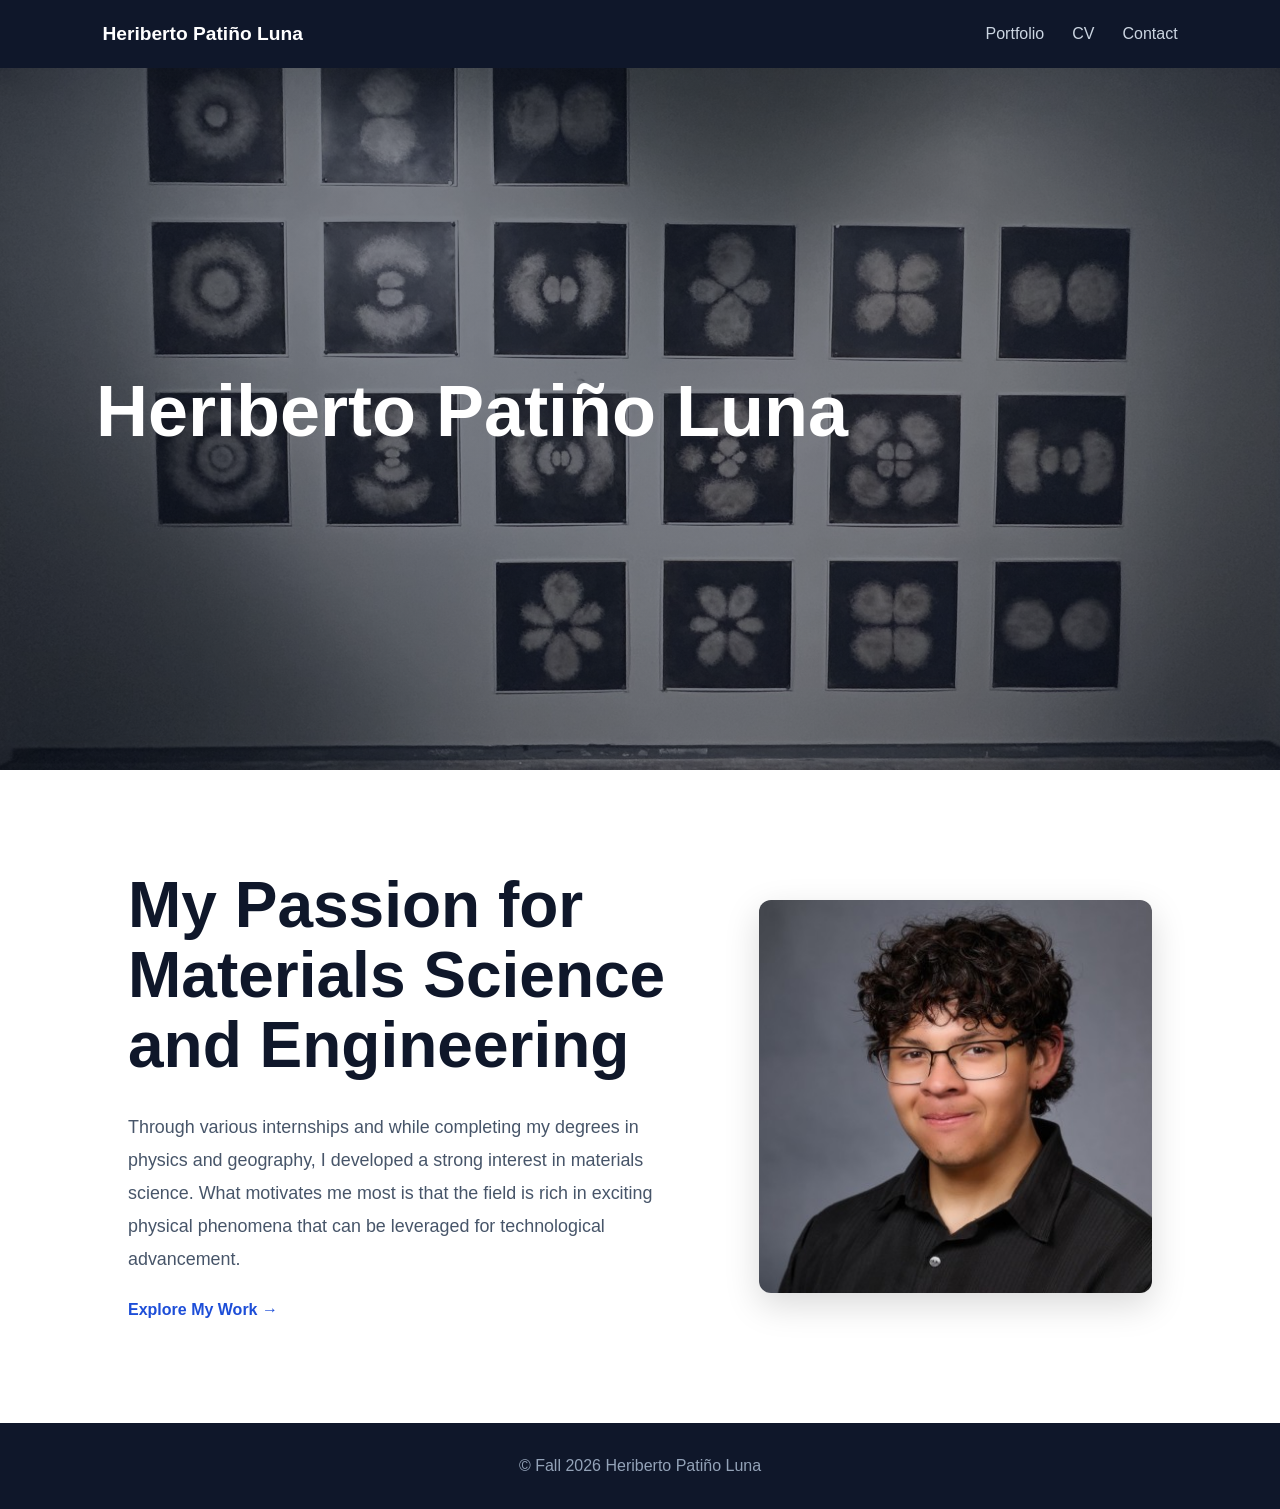
<file: index.html>
<!DOCTYPE html>
<html lang="en">

<head>

    <meta charset="UTF-8">

    <meta
        name="viewport"
        content="width=device-width, initial-scale=1.0">

    <title>Heriberto Patiño Luna | Research Portfolio</title>

    <!-- Shared website styling -->
    <link rel="stylesheet" href="style.css">


    <!-- Homepage-only styling -->
    <style>

        /* =========================
           HERO
           ========================= */

        .home-hero {

            min-height: 78vh;

            display: flex;
            flex-direction: column;
            justify-content: center;

            padding: 80px 7.5%;

            background:
                linear-gradient(
                    rgba(15, 23, 42, 0.55),
                    rgba(15, 23, 42, 0.55)
                ),
                url("image/background.jpg");

            background-size: cover;
            background-position: center center;
            background-repeat: no-repeat;

            color: white;
        }


        .home-hero h1 {

            font-size: clamp(3rem, 6vw, 4.5rem);

            line-height: 1.1;

            margin-bottom: 15px;

            color: white;
        }



        /* =========================
           ABOUT ME
           ========================= */

        .about-home {

            padding: 100px 10%;

            background: #ffffff;
        }


        .about-container {

            max-width: 1200px;

            margin: auto;

            display: grid;

            grid-template-columns: 1.4fr 1fr;

            gap: 80px;

            align-items: center;
        }


        .about-text h2 {

            font-size: clamp(2.5rem, 5vw, 4rem);

            line-height: 1.1;

            color: #0f172a;

            margin-bottom: 30px;
        }


        .about-text p {

            font-size: 1.12rem;

            line-height: 1.85;

            color: #475569;

            margin-bottom: 20px;
        }


        .about-image img {

            width: 100%;

            display: block;

            border-radius: 12px;

            box-shadow:
                0 12px 35px rgba(0, 0, 0, 0.15);
        }



        /* =========================
           MOBILE
           ========================= */

        @media (max-width: 800px) {

            .home-hero {

                min-height: 75vh;

                padding: 60px 8%;
            }


            .about-container {

                grid-template-columns: 1fr;

                gap: 40px;
            }


            .about-home {

                padding: 70px 8%;
            }

        }

    </style>

</head>



<body>


<!-- =========================
     NAVIGATION
     ========================= -->

<nav>

    <div class="name">

        <a href="index.html">
            Heriberto Patiño Luna
        </a>

    </div>


    <div class="links">

        <a href="portfolio.html">
            Portfolio
        </a>

        <a
            href="cv.pdf"
            target="_blank"
            rel="noopener noreferrer">

            CV

        </a>

        <a href="contact.html">
            Contact
        </a>

    </div>

</nav>



<!-- =========================
     HERO
     ========================= -->

<main class="home-hero">

    <h1>
        Heriberto Patiño Luna
    </h1>

</main>



<!-- =========================
     ABOUT ME
     ========================= -->

<section
    class="about-home"
    id="about">

    <div class="about-container">


        <!-- TEXT -->

        <div class="about-text">

            <h2>
                My Passion for Materials Science and Engineering
            </h2>


            <p>

                Through various internships and while completing my degrees
                in physics and geography, I developed a strong interest in
                materials science. What motivates me most is that the field
                is rich in exciting physical phenomena that can be leveraged
                for technological advancement.

            </p>


            <a
                class="project-link"
                href="portfolio.html">

                Explore My Work →

            </a>

        </div>



        <!-- IMAGE -->

        <div class="about-image">

            <img
                src="image/about.jpg"
                alt="Heriberto Patiño Luna conducting research">

        </div>


    </div>

</section>



<!-- =========================
     FOOTER
     ========================= -->

<footer>

    © Fall 2026 Heriberto Patiño Luna

</footer>


</body>

</html>
</file>
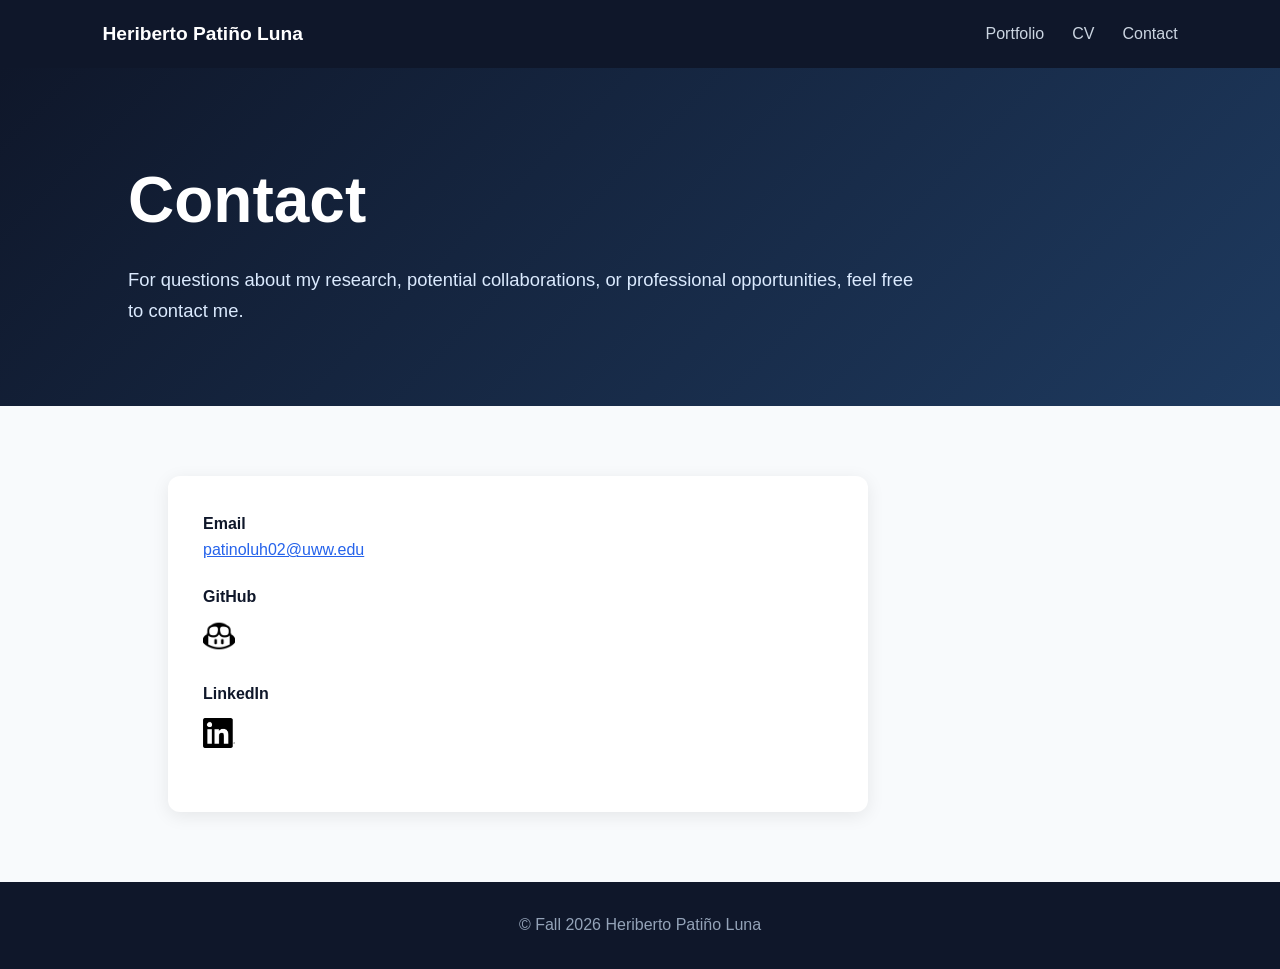
<file: contact.html>
<!DOCTYPE html>

<html lang="en">

<head>

    <meta charset="UTF-8">

    <meta
        name="viewport"
        content="width=device-width, initial-scale=1.0">

    <title>
        Contact | Heriberto Patiño Luna
    </title>

    <link
        rel="stylesheet"
        href="style.css">

</head>


<body>


<nav>

    <div class="name">

        <a href="index.html">
            Heriberto Patiño Luna
        </a>

    </div>


    <div class="links">

        <a href="portfolio.html">
            Portfolio
        </a>

        <a href="cv.pdf" target="_blank">
            CV
        </a>

        <a href="contact.html">
            Contact
        </a>

    </div>

</nav>



<header class="page-header">

    <h1>
        Contact
    </h1>

    <p>

        For questions about my research, potential collaborations,
        or professional opportunities, feel free to contact me.

    </p>

</header>



<main class="content">


    <div class="contact-box">


        <!-- EMAIL -->

        <div class="contact-item">

            <strong>
                Email
            </strong>

            <a href="mailto:patinoluh02@uww.edu">

                patinoluh02@uww.edu

            </a>

        </div>



        <!-- GITHUB -->

        <div class="contact-item">

            <strong>
                GitHub
            </strong>

            <a
                href="https://github.com/patinoluh02"
                target="_blank"
                class="social-link">

                <img
                    src="image/github.png"
                    alt="GitHub Profile"
                    class="social-icon">

            </a>

        </div>



        <!-- LINKEDIN -->

        <div class="contact-item">

            <strong>
                LinkedIn
            </strong>

            <a
                href="https://www.linkedin.com/in/heriberto-patino-luna-756b31299/"
                target="_blank"
                class="social-link">

                <img
                    src="image/linkedin.png"
                    alt="LinkedIn Profile"
                    class="social-icon">

            </a>

        </div>


    </div>


</main>



<footer>

    © Fall 2026 Heriberto Patiño Luna

</footer>


</body>

</html>
</file>
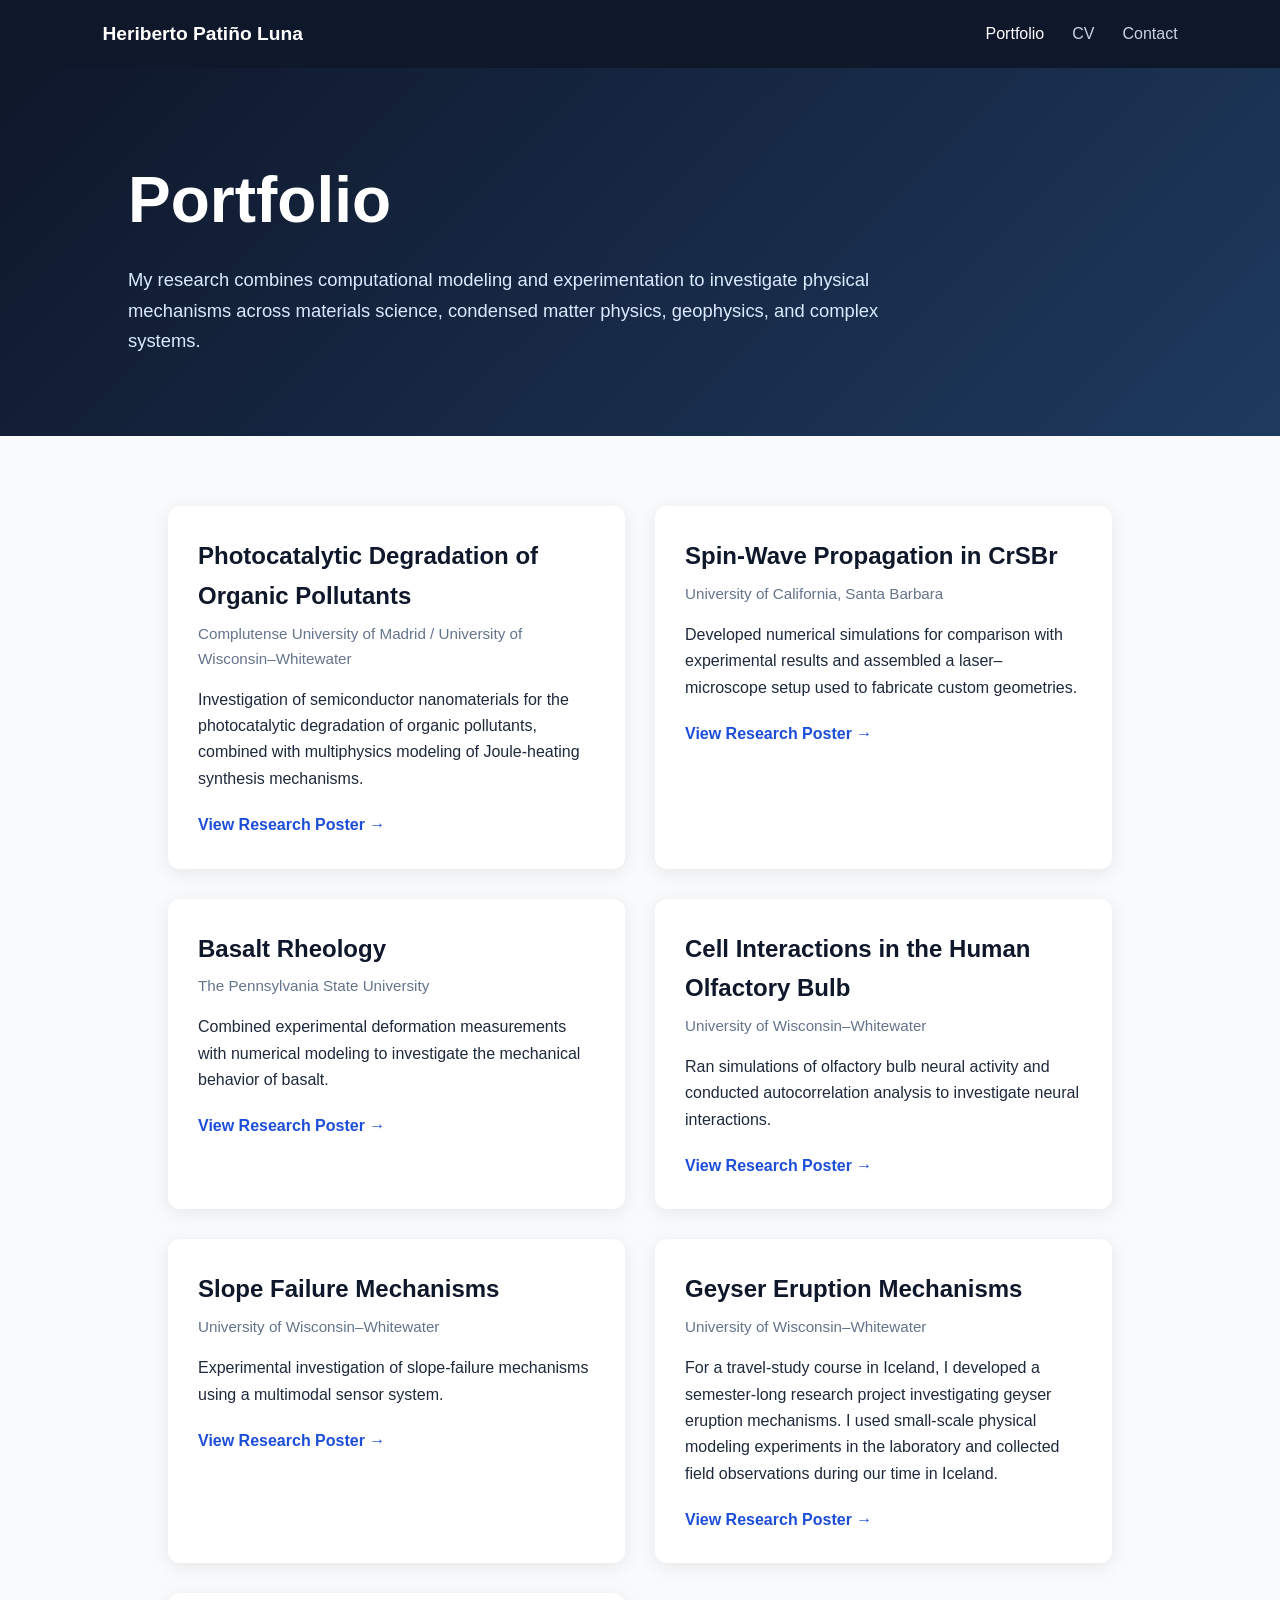
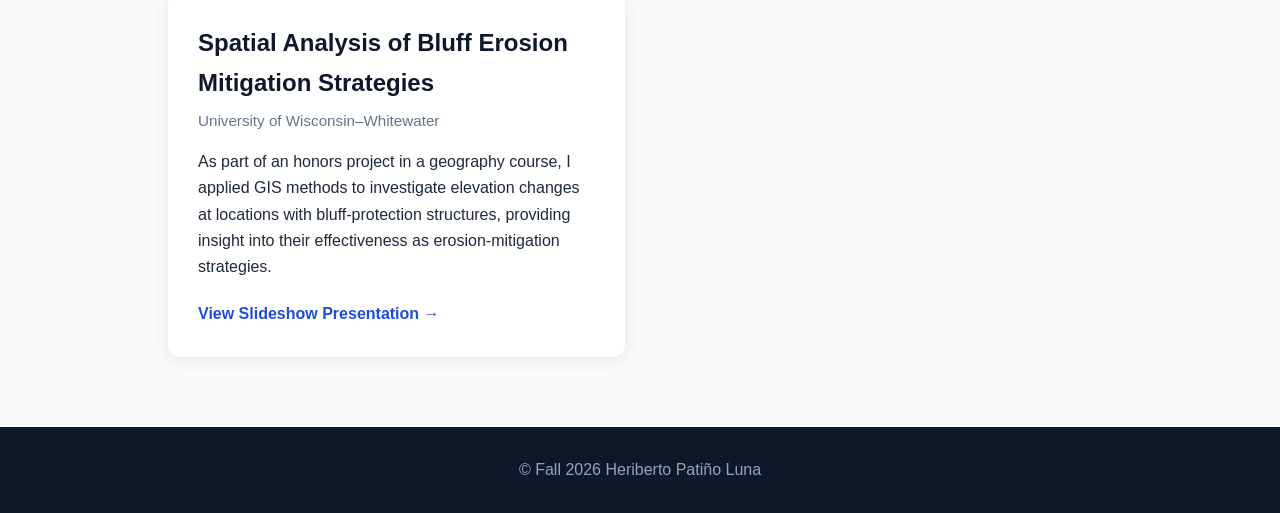
<file: portfolio.html>
<!DOCTYPE html>
<html lang="en">

<head>

    <meta charset="UTF-8">

    <meta
        name="viewport"
        content="width=device-width, initial-scale=1.0">

    <title>Portfolio | Heriberto Patiño Luna</title>

    <link rel="stylesheet" href="style.css">

</head>


<body>


<!-- =========================
     NAVIGATION
     ========================= -->

<nav>

    <div class="name">

        <a href="index.html">
            Heriberto Patiño Luna
        </a>

    </div>


    <div class="links">

        <a
            class="active"
            href="portfolio.html">
            Portfolio
        </a>

        <a
            href="cv.pdf"
            target="_blank"
            rel="noopener noreferrer">
            CV
        </a>

        <a href="contact.html">
            Contact
        </a>

    </div>

</nav>



<!-- =========================
     PAGE HEADER
     ========================= -->

<header class="page-header">

    <h1>
        Portfolio
    </h1>

    <p>
        My research combines computational modeling and experimentation
        to investigate physical mechanisms across materials science,
        condensed matter physics, geophysics, and complex systems.
    </p>

</header>



<!-- =========================
     PORTFOLIO CONTENT
     ========================= -->

<main class="content">

    <div class="projects">


        <!-- =====================
             PHOTOCATALYSIS
             ===================== -->

        <div class="card">

            <h2>
                Photocatalytic Degradation of Organic Pollutants
            </h2>


            <div class="institution">

                Complutense University of Madrid /
                University of Wisconsin–Whitewater

            </div>


            <p>

                Investigation of semiconductor nanomaterials for the
                photocatalytic degradation of organic pollutants,
                combined with multiphysics modeling of Joule-heating
                synthesis mechanisms.

            </p>


            <a
                class="project-link"
                href="posters/Photocatalysis%20Degradation%20of%20Organic%20Pollutants.pdf"
                target="_blank"
                rel="noopener noreferrer">

                View Research Poster →

            </a>

        </div>



        <!-- =====================
             SPIN WAVES
             ===================== -->

        <div class="card">

            <h2>
                Spin-Wave Propagation in CrSBr
            </h2>


            <div class="institution">

                University of California, Santa Barbara

            </div>


            <p>

                Developed numerical simulations for comparison with
                experimental results and assembled a laser–microscope
                setup used to fabricate custom geometries.

            </p>


            <a
                class="project-link"
                href="posters/Spin%20Wave%20Propagation%20in%20CrSBr.pdf"
                target="_blank"
                rel="noopener noreferrer">

                View Research Poster →

            </a>

        </div>



        <!-- =====================
             BASALT RHEOLOGY
             ===================== -->

        <div class="card">

            <h2>
                Basalt Rheology
            </h2>


            <div class="institution">

                The Pennsylvania State University

            </div>


            <p>

                Combined experimental deformation measurements with
                numerical modeling to investigate the mechanical
                behavior of basalt.

            </p>


            <a
                class="project-link"
                href="posters/Basalt%20Rheology.pdf"
                target="_blank"
                rel="noopener noreferrer">

                View Research Poster →

            </a>

        </div>



        <!-- =====================
             COMPUTATIONAL NEUROSCIENCE
             ===================== -->

        <div class="card">

            <h2>
                Cell Interactions in the Human Olfactory Bulb
            </h2>


            <div class="institution">

                University of Wisconsin–Whitewater

            </div>


            <p>

                Ran simulations of olfactory bulb neural activity
                and conducted autocorrelation analysis to investigate
                neural interactions.

            </p>


            <a
                class="project-link"
                href="posters/Olfactory.pdf"
                target="_blank"
                rel="noopener noreferrer">

                View Research Poster →

            </a>

        </div>



        <!-- =====================
             SLOPE FAILURE
             ===================== -->

        <div class="card">

            <h2>
                Slope Failure Mechanisms
            </h2>


            <div class="institution">

                University of Wisconsin–Whitewater

            </div>


            <p>

                Experimental investigation of slope-failure
                mechanisms using a multimodal sensor system.

            </p>


            <a
                class="project-link"
                href="posters/Slope%20Failure%20Mechanisms.pdf"
                target="_blank"
                rel="noopener noreferrer">

                View Research Poster →

            </a>

        </div>



        <!-- =====================
             GEYSER ERUPTION MECHANISMS
             ===================== -->

        <div class="card">

            <h2>
                Geyser Eruption Mechanisms
            </h2>


            <div class="institution">

                University of Wisconsin–Whitewater

            </div>


            <p>

                For a travel-study course in Iceland, I developed a
                semester-long research project investigating geyser eruption
                mechanisms. I used small-scale physical modeling experiments
                in the laboratory and collected field observations during
                our time in Iceland.

            </p>


            <a
                class="project-link"
                href="posters/Geyser.pdf"
                target="_blank"
                rel="noopener noreferrer">

                View Research Poster →

            </a>

        </div>



        <!-- =====================
             BLUFF EROSION WITH GIS
             ===================== -->

        <div class="card">

            <h2>
                Spatial Analysis of Bluff Erosion Mitigation Strategies
            </h2>


            <div class="institution">

                University of Wisconsin–Whitewater

            </div>


            <p>

                As part of an honors project in a geography course, I applied
                GIS methods to investigate elevation changes at locations
                with bluff-protection structures, providing insight into
                their effectiveness as erosion-mitigation strategies.

            </p>


            <a
                class="project-link"
                href="posters/Bluff%20Erosion.pdf"
                target="_blank"
                rel="noopener noreferrer">

                View Slideshow Presentation →

            </a>

        </div>


    </div>

</main>



<!-- =========================
     FOOTER
     ========================= -->

<footer>

    © Fall 2026 Heriberto Patiño Luna

</footer>


</body>

</html>
</file>
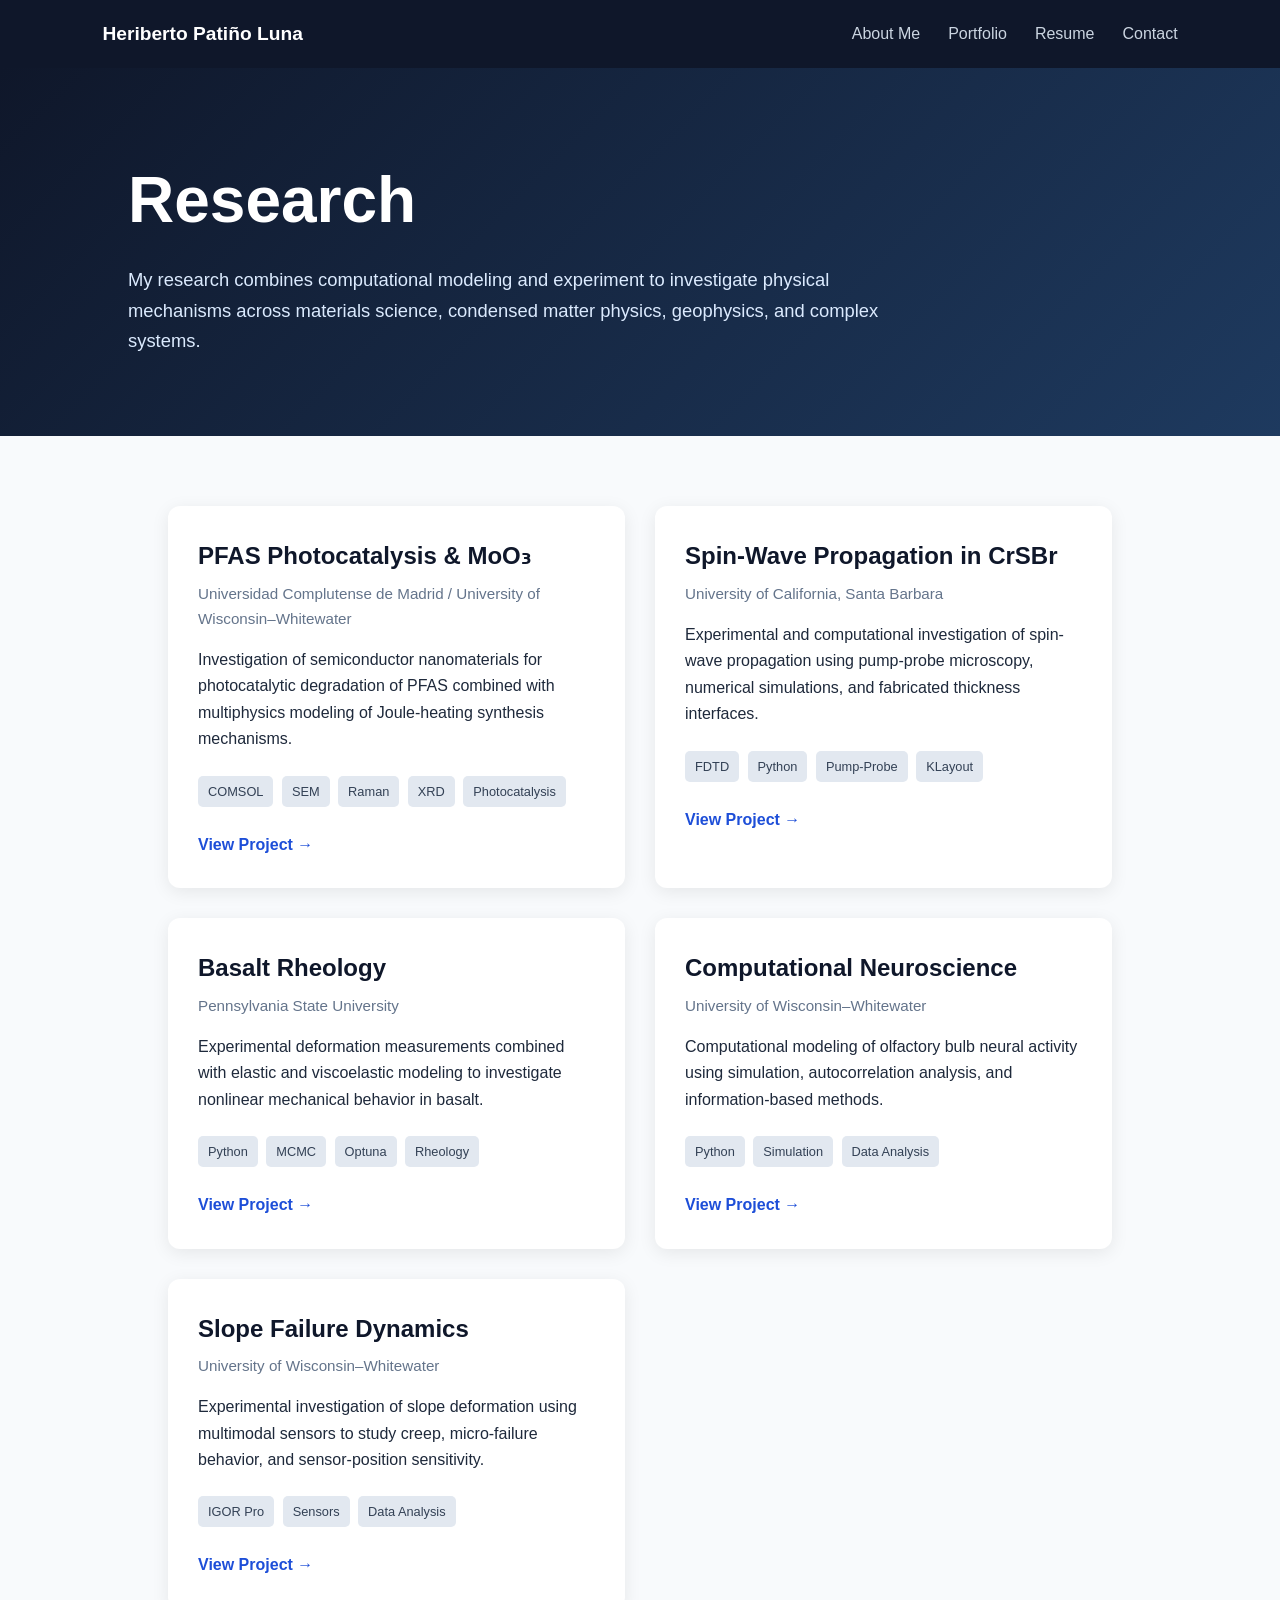
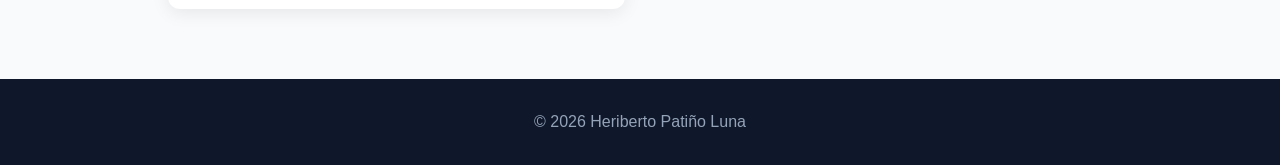
<file: research.html>
<!DOCTYPE html>

<html lang="en">

<head>

    <meta charset="UTF-8">

    <meta
        name="viewport"
        content="width=device-width, initial-scale=1.0">

    <title>
        Portafolio | Heriberto Patiño Luna
    </title>

    <link
        rel="stylesheet"
        href="style.css">

</head>


<body>


<nav>

    <div class="name">
        <a href="index.html">
            Heriberto Patiño Luna
        </a>
    </div>

    <div class="links">

        <a href="about.html">
            About Me
        </a>

        <a href="portfolio.html">
            Portfolio
        </a>

        <a href="cv.pdf" target="_blank">
            Resume
        </a>

        <a href="contact.html">
            Contact
        </a>

    </div>

</nav>



<header class="page-header">

    <h1>Research</h1>

    <p>

        My research combines computational modeling and experiment
        to investigate physical mechanisms across materials science,
        condensed matter physics, geophysics, and complex systems.

    </p>

</header>



<main class="content">


<div class="projects">


    <div class="card">

        <h2>
            PFAS Photocatalysis & MoO₃
        </h2>

        <div class="institution">

            Universidad Complutense de Madrid /
            University of Wisconsin–Whitewater

        </div>

        <p>

            Investigation of semiconductor nanomaterials for
            photocatalytic degradation of PFAS combined with
            multiphysics modeling of Joule-heating synthesis
            mechanisms.

        </p>

        <span class="tag">COMSOL</span>
        <span class="tag">SEM</span>
        <span class="tag">Raman</span>
        <span class="tag">XRD</span>
        <span class="tag">Photocatalysis</span>

        <a
            class="project-link"
            href="projects/photocatalysis.html">

            View Project →

        </a>

    </div>



    <div class="card">

        <h2>
            Spin-Wave Propagation in CrSBr
        </h2>

        <div class="institution">
            University of California, Santa Barbara
        </div>

        <p>

            Experimental and computational investigation of spin-wave
            propagation using pump-probe microscopy, numerical
            simulations, and fabricated thickness interfaces.

        </p>

        <span class="tag">FDTD</span>
        <span class="tag">Python</span>
        <span class="tag">Pump-Probe</span>
        <span class="tag">KLayout</span>

        <a
            class="project-link"
            href="projects/spin-waves.html">

            View Project →

        </a>

    </div>



    <div class="card">

        <h2>
            Basalt Rheology
        </h2>

        <div class="institution">
            Pennsylvania State University
        </div>

        <p>

            Experimental deformation measurements combined with
            elastic and viscoelastic modeling to investigate
            nonlinear mechanical behavior in basalt.

        </p>

        <span class="tag">Python</span>
        <span class="tag">MCMC</span>
        <span class="tag">Optuna</span>
        <span class="tag">Rheology</span>

        <a
            class="project-link"
            href="projects/basalt.html">

            View Project →

        </a>

    </div>



    <div class="card">

        <h2>
            Computational Neuroscience
        </h2>

        <div class="institution">
            University of Wisconsin–Whitewater
        </div>

        <p>

            Computational modeling of olfactory bulb neural activity
            using simulation, autocorrelation analysis, and
            information-based methods.

        </p>

        <span class="tag">Python</span>
        <span class="tag">Simulation</span>
        <span class="tag">Data Analysis</span>

        <a
            class="project-link"
            href="projects/neuroscience.html">

            View Project →

        </a>

    </div>



    <div class="card">

        <h2>
            Slope Failure Dynamics
        </h2>

        <div class="institution">
            University of Wisconsin–Whitewater
        </div>

        <p>

            Experimental investigation of slope deformation using
            multimodal sensors to study creep, micro-failure behavior,
            and sensor-position sensitivity.

        </p>

        <span class="tag">IGOR Pro</span>
        <span class="tag">Sensors</span>
        <span class="tag">Data Analysis</span>

        <a
            class="project-link"
            href="projects/slope-failure.html">

            View Project →

        </a>

    </div>


</div>

</main>



<footer>

    © 2026 Heriberto Patiño Luna

</footer>


</body>

</html>
</file>
<file: style.css>
/* ==============================
   GLOBAL
   ============================== */

* {
    box-sizing: border-box;
    margin: 0;
    padding: 0;
}

html {
    scroll-behavior: smooth;
}

body {
    font-family: Arial, Helvetica, sans-serif;
    line-height: 1.65;
    color: #1e293b;
    background: #f8fafc;
}

a {
    color: #2563eb;
}

img {
    max-width: 100%;
}


/* ==============================
   NAVIGATION
   ============================== */

nav {
    background: #0f172a;
    padding: 18px 8%;

    display: flex;
    justify-content: space-between;
    align-items: center;

    position: sticky;
    top: 0;
    z-index: 1000;
}

nav .name a {
    color: white;
    text-decoration: none;
    font-size: 1.2rem;
    font-weight: bold;
    margin-left: 0;
}

nav .links {
    display: flex;
    align-items: center;
}

nav .links a {
    color: #cbd5e1;
    text-decoration: none;
    margin-left: 28px;
    transition: 0.2s;
}

nav .links a:hover {
    color: white;
}

nav .active {
    color: white !important;
}


/* ==============================
   HOMEPAGE HERO
   ============================== */

.hero {
    min-height: calc(100vh - 65px);

    display: flex;
    flex-direction: column;
    justify-content: center;

    padding: 80px 10%;

    background:
        linear-gradient(
            135deg,
            #0f172a,
            #1e3a5f
        );

    color: white;
}

.hero h1 {
    font-size: clamp(3rem, 7vw, 5rem);
    line-height: 1.05;
    margin-bottom: 18px;
}

.hero h2 {
    font-size: 1.6rem;
    font-weight: normal;
    color: #93c5fd;
    margin-bottom: 25px;
}

.hero p {
    max-width: 780px;
    font-size: 1.2rem;
    color: #dbeafe;
}


/* ==============================
   BUTTONS
   ============================== */

.buttons {
    margin-top: 35px;
}

.button {
    display: inline-block;

    padding: 12px 22px;
    margin-right: 10px;
    margin-bottom: 10px;

    border-radius: 6px;

    text-decoration: none;
    font-weight: bold;

    transition: 0.2s;
}

.button:hover {
    transform: translateY(-2px);
}

.primary {
    background: white;
    color: #0f172a;
}

.secondary {
    border: 1px solid white;
    color: white;
}


/* ==============================
   PAGE HEADERS
   ============================== */

.page-header {
    background: linear-gradient(
        135deg,
        #0f172a,
        #1e3a5f
    );

    color: white;
    padding: 80px 10%;
}

.page-header h1 {
    font-size: clamp(2.7rem, 6vw, 4rem);
    margin-bottom: 12px;
}

.page-header p {
    max-width: 800px;
    color: #dbeafe;
    font-size: 1.15rem;
}


/* ==============================
   GENERAL CONTENT
   ============================== */

.content {
    max-width: 1200px;
    margin: auto;
    padding: 70px 10%;
}

.content h2 {
    font-size: 2rem;
    margin-top: 35px;
    margin-bottom: 15px;
    color: #0f172a;
}

.content h3 {
    margin-bottom: 10px;
    color: #0f172a;
}

.content p {
    margin-bottom: 18px;
}

.intro {
    max-width: 850px;
    font-size: 1.15rem;
}


/* ==============================
   CARDS / RESEARCH
   ============================== */

.projects {
    display: grid;

    grid-template-columns:
        repeat(auto-fit, minmax(320px, 1fr));

    gap: 30px;
}

.card {
    background: white;

    border-radius: 12px;

    padding: 30px;

    box-shadow:
        0 4px 18px rgba(0,0,0,0.08);

    transition: 0.2s;
}

.card:hover {
    transform: translateY(-4px);

    box-shadow:
        0 8px 25px rgba(0,0,0,0.12);
}

.card h2 {
    font-size: 1.5rem;
    margin-top: 0;
    margin-bottom: 5px;
}

.institution {
    color: #64748b;
    font-size: 0.95rem;
    margin-bottom: 16px;
}

.tag {
    display: inline-block;

    background: #e2e8f0;
    color: #334155;

    padding: 5px 10px;
    margin: 5px 4px 5px 0;

    border-radius: 5px;

    font-size: 0.8rem;
}

.project-link {
    display: block;

    margin-top: 20px;

    color: #1d4ed8;
    text-decoration: none;
    font-weight: bold;
}

.project-link:hover {
    text-decoration: underline;
}


/* ==============================
   SKILLS
   ============================== */

.skill-grid {
    display: grid;

    grid-template-columns:
        repeat(auto-fit, minmax(250px, 1fr));

    gap: 25px;

    margin-top: 30px;
}

.skill-box {
    background: white;

    padding: 25px;

    border-radius: 10px;

    box-shadow:
        0 4px 15px rgba(0,0,0,0.07);
}

.skill-box h2 {
    margin-top: 0;
    font-size: 1.35rem;
}

.skill-box ul {
    padding-left: 20px;
}


/* ==============================
   CONTACT
   ============================== */

.contact-box {
    background: white;

    max-width: 700px;

    padding: 35px;

    border-radius: 12px;

    box-shadow:
        0 4px 18px rgba(0,0,0,0.08);
}

.contact-item {
    margin-bottom: 20px;
}

.contact-item strong {
    display: block;
    color: #0f172a;
}


/* ==============================
   FOOTER
   ============================== */

footer {
    background: #0f172a;
    color: #94a3b8;

    text-align: center;

    padding: 30px;
}


/* ==============================
   MOBILE
   ============================== */

@media (max-width: 750px) {

    nav {
        padding: 16px 5%;
        flex-direction: column;
        align-items: flex-start;
    }

    nav .links {
        margin-top: 10px;
        flex-wrap: wrap;
    }

    nav .links a {
        margin-left: 0;
        margin-right: 18px;
        margin-top: 5px;
    }

    .hero {
        padding: 70px 8%;
    }

    .hero h2 {
        font-size: 1.25rem;
    }

    .page-header {
        padding: 60px 8%;
    }

    .content {
        padding: 50px 8%;
    }

    .projects {
        grid-template-columns: 1fr;
    }
}


.home-section {
    padding: 80px 10%;

    max-width: 1200px;

    margin: auto;

    background: #f8fafc;

    color: #1e293b;
}


.home-section h2 {
    font-size: 2.5rem;

    margin-bottom: 20px;

    color: #0f172a;
}


.home-section p {
    max-width: 800px;

    font-size: 1.15rem;

    line-height: 1.8;
}

/* ==============================
   SOCIAL ICONS
   ============================== */

.social-link {
    display: inline-flex;
    align-items: center;
    justify-content: center;

    margin-top: 10px;

    text-decoration: none;
}


.contact-item .social-icon {
    width: 32px;
    height: 32px;

    max-width: 32px;

    object-fit: contain;

    transition:
        transform 0.2s,
        opacity 0.2s;
}


.contact-item .social-icon:hover {
    transform: scale(1.12);
    opacity: 0.8;
}
</file>
